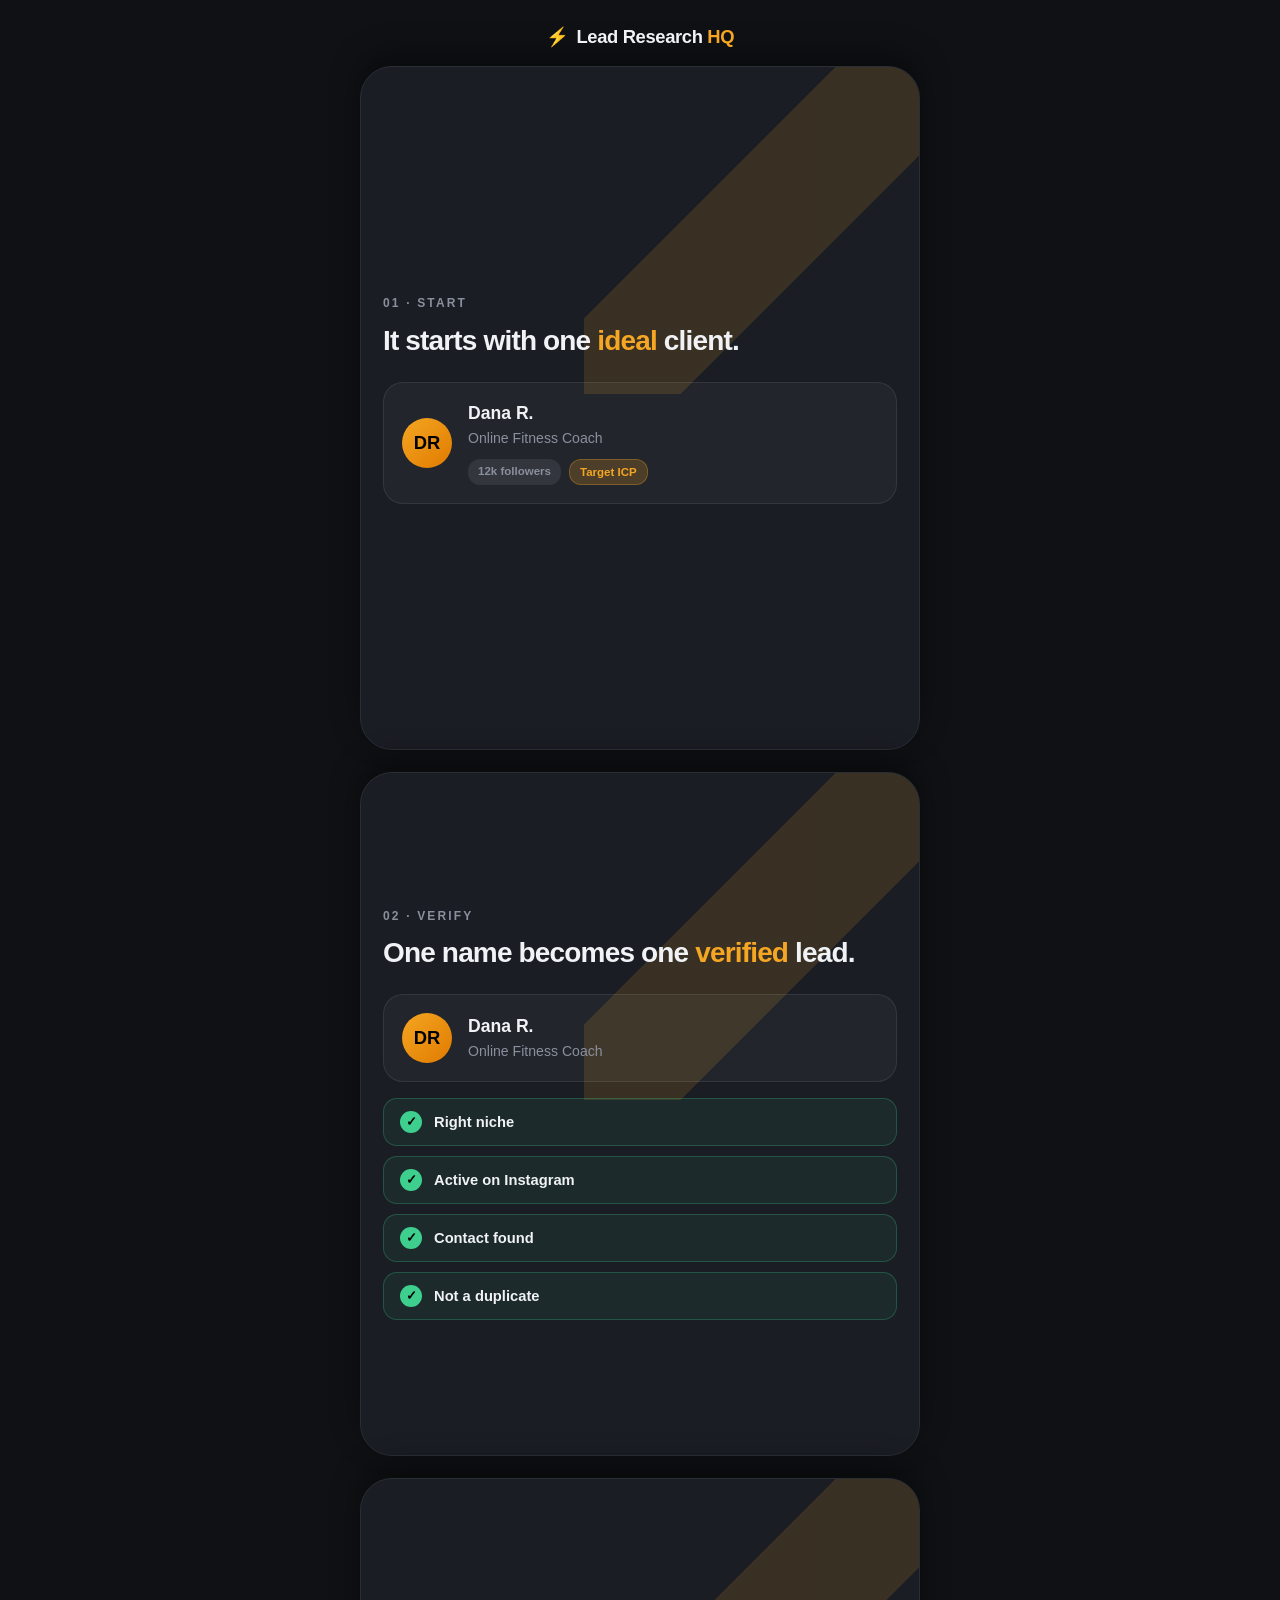
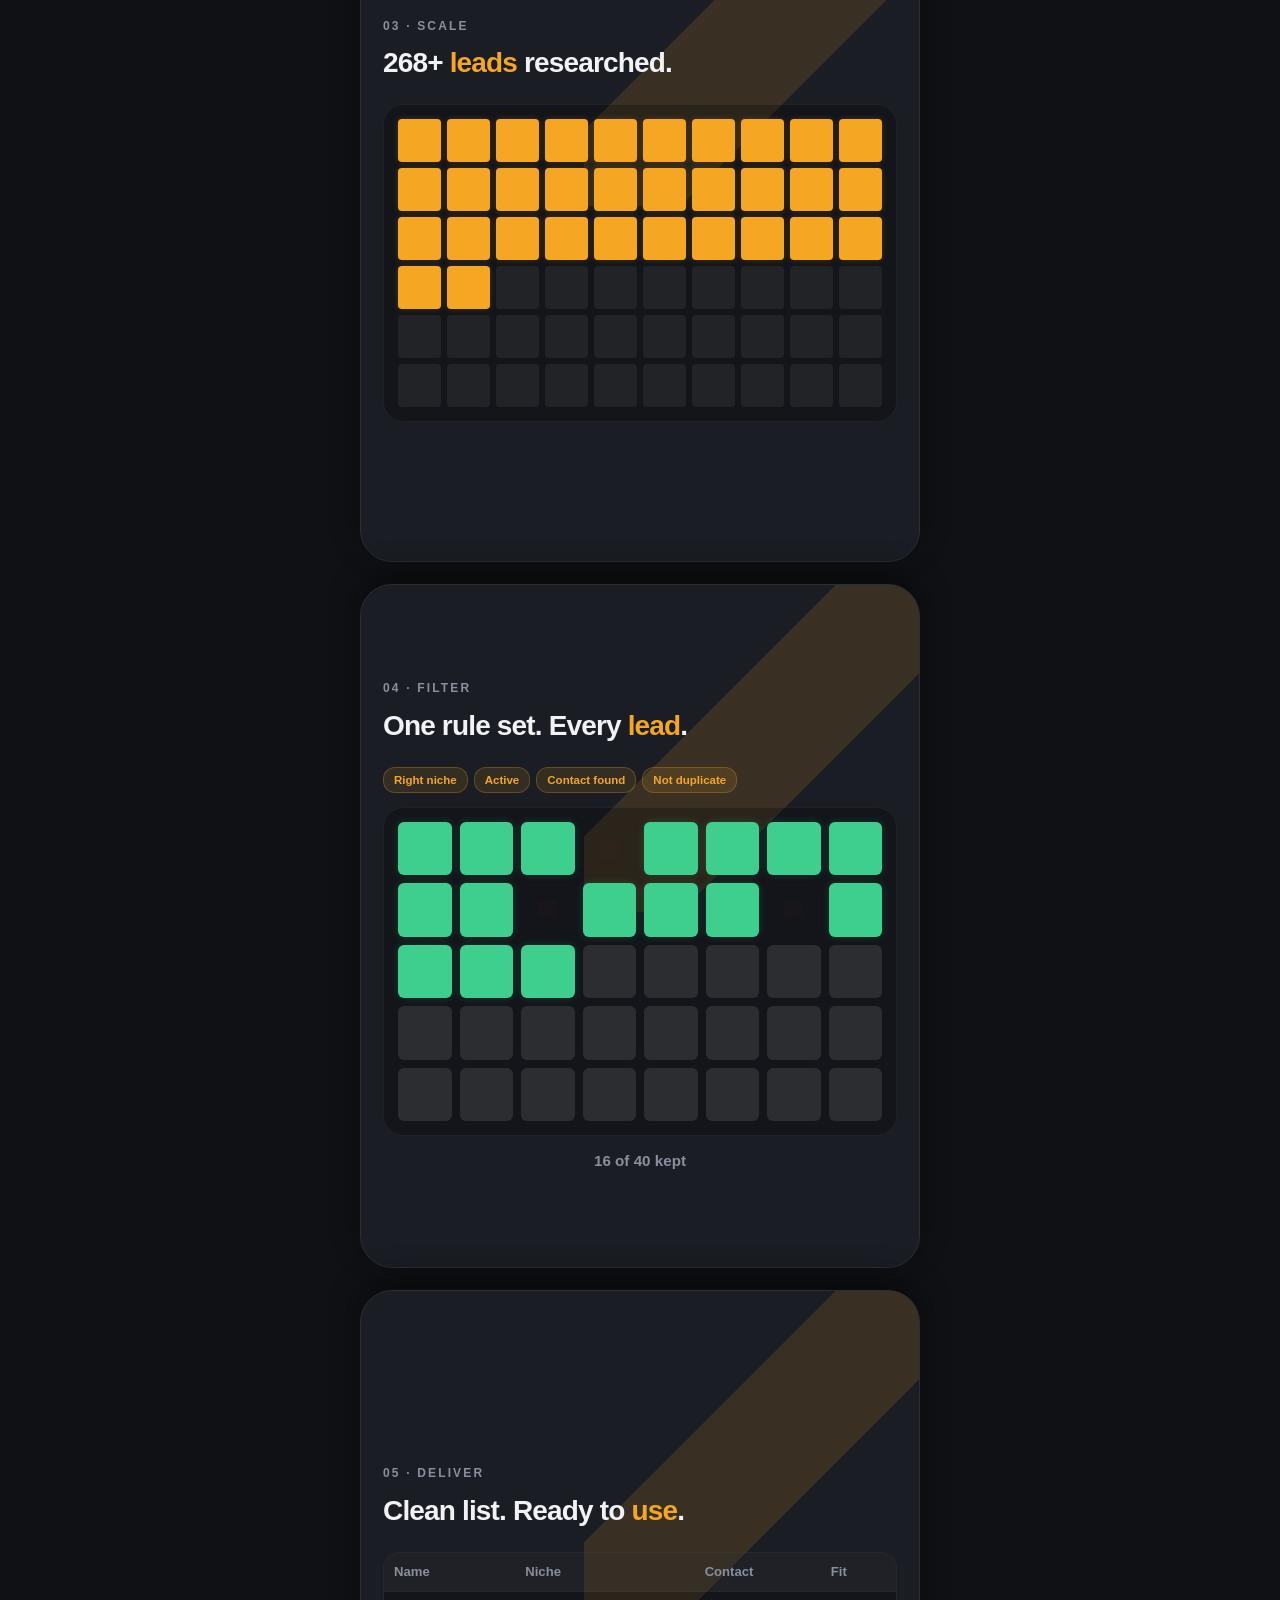
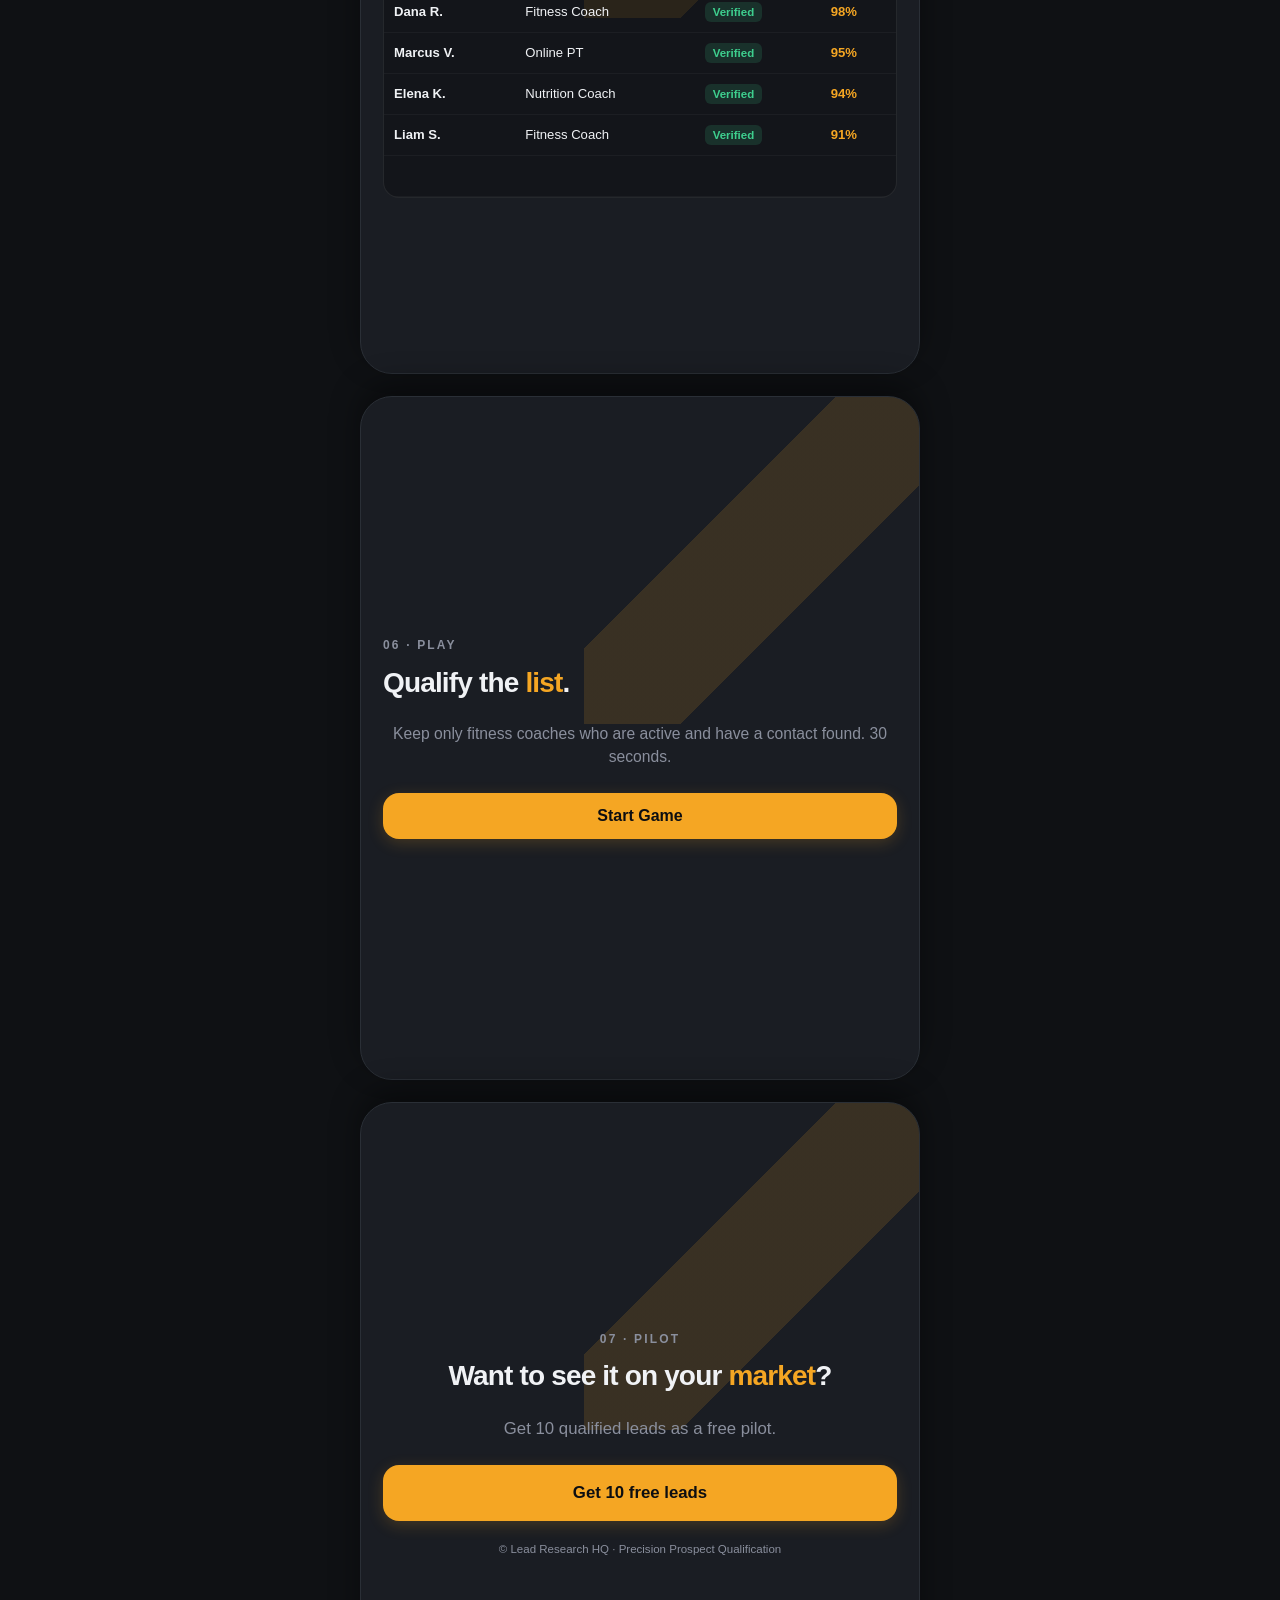
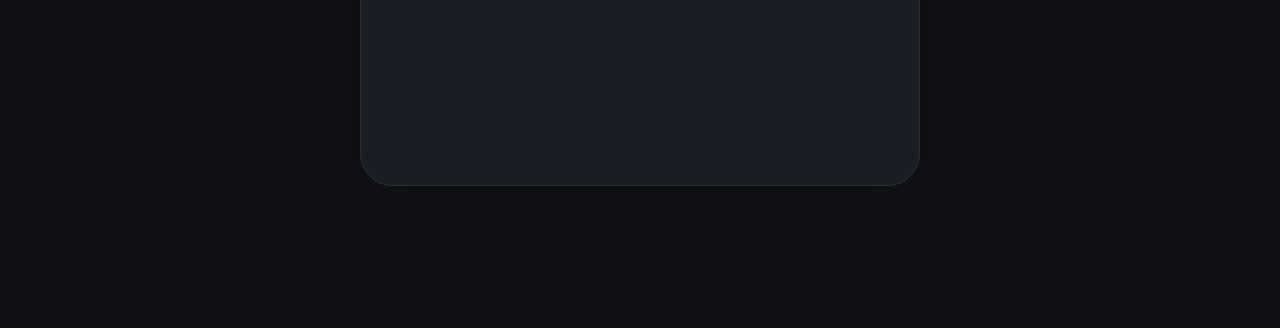
<file: index.html>
<!DOCTYPE html>
<html lang="en">
<head>
  <meta charset="UTF-8">
  <meta name="viewport" content="width=device-width, initial-scale=1.0, viewport-fit=cover">
  <title>Lead Research HQ — Precision Lead Research & Qualification</title>
  <link rel="stylesheet" href="styles.css">
</head>
<body>
  <header class="top-nav">
    <div class="logo">
      <span class="logo-icon">⚡</span>
      <span class="logo-text">Lead Research <span>HQ</span></span>
    </div>
  </header>

  <main class="stack-container">
    <!-- Step 1: Start -->
    <section class="card" id="step-1">
      <div class="card-label">01 · START</div>
      <h2 class="card-title">It starts with one <span class="amber">ideal</span> client.</h2>

      <div class="profile-card">
        <div class="profile-avatar">DR</div>
        <div class="profile-info">
          <div class="profile-name">Dana R.</div>
          <div class="profile-role">Online Fitness Coach</div>
          <div class="profile-meta">
            <span class="badge">12k followers</span>
            <span class="badge badge-accent">Target ICP</span>
          </div>
        </div>
      </div>
    </section>

    <!-- Step 2: Verify -->
    <section class="card" id="step-2">
      <div class="card-label">02 · VERIFY</div>
      <h2 class="card-title">One name becomes one <span class="amber">verified</span> lead.</h2>

      <div class="profile-card profile-card-mini">
        <div class="profile-avatar">DR</div>
        <div class="profile-info">
          <div class="profile-name">Dana R.</div>
          <div class="profile-role">Online Fitness Coach</div>
        </div>
      </div>

      <ul class="verify-checklist">
        <li class="check-item" data-check="0">
          <span class="check-icon">✓</span>
          <span class="check-text">Right niche</span>
        </li>
        <li class="check-item" data-check="1">
          <span class="check-icon">✓</span>
          <span class="check-text">Active on Instagram</span>
        </li>
        <li class="check-item" data-check="2">
          <span class="check-icon">✓</span>
          <span class="check-text">Contact found</span>
        </li>
        <li class="check-item" data-check="3">
          <span class="check-icon">✓</span>
          <span class="check-text">Not a duplicate</span>
        </li>
      </ul>
    </section>

    <!-- Step 3: Scale -->
    <section class="card" id="step-3">
      <div class="card-label">03 · SCALE</div>
      <h2 class="card-title"><span id="scale-count">0</span>+ <span class="amber">leads</span> researched.</h2>

      <div class="scale-wrapper">
        <div class="scale-grid" id="scale-grid">
          <!-- 60 squares generated by JS -->
        </div>
      </div>
    </section>

    <!-- Step 4: Filter -->
    <section class="card" id="step-4">
      <div class="card-label">04 · FILTER</div>
      <h2 class="card-title">One rule set. Every <span class="amber">lead</span>.</h2>

      <div class="filter-wrapper">
        <div class="filter-chips">
          <span class="chip">Right niche</span>
          <span class="chip">Active</span>
          <span class="chip">Contact found</span>
          <span class="chip">Not duplicate</span>
        </div>

        <div class="filter-grid" id="filter-grid">
          <!-- 40 squares generated by JS -->
        </div>

        <div class="filter-counter" id="filter-counter">0 of 40 kept</div>
      </div>
    </section>

    <!-- Step 5: Deliver -->
    <section class="card" id="step-5">
      <div class="card-label">05 · DELIVER</div>
      <h2 class="card-title">Clean list. Ready to <span class="amber">use</span>.</h2>

      <div class="sheet-container">
        <table class="sheet-table">
          <thead>
            <tr>
              <th>Name</th>
              <th>Niche</th>
              <th>Contact</th>
              <th>Fit</th>
            </tr>
          </thead>
          <tbody id="sheet-tbody">
            <tr class="sheet-row">
              <td class="font-bold">Dana R.</td>
              <td>Fitness Coach</td>
              <td><span class="tag-green">Verified</span></td>
              <td class="fit-val">98%</td>
            </tr>
            <tr class="sheet-row">
              <td class="font-bold">Marcus V.</td>
              <td>Online PT</td>
              <td><span class="tag-green">Verified</span></td>
              <td class="fit-val">95%</td>
            </tr>
            <tr class="sheet-row">
              <td class="font-bold">Elena K.</td>
              <td>Nutrition Coach</td>
              <td><span class="tag-green">Verified</span></td>
              <td class="fit-val">94%</td>
            </tr>
            <tr class="sheet-row">
              <td class="font-bold">Liam S.</td>
              <td>Fitness Coach</td>
              <td><span class="tag-green">Verified</span></td>
              <td class="fit-val">91%</td>
            </tr>
            <tr class="sheet-row">
              <td class="font-bold">Sofia B.</td>
              <td>Online PT</td>
              <td><span class="tag-green">Verified</span></td>
              <td class="fit-val">89%</td>
            </tr>
          </tbody>
        </table>
      </div>
    </section>

    <!-- Step 6: Mini Game -->
    <section class="card" id="step-6">
      <div class="card-label">06 · PLAY</div>
      <h2 class="card-title">Qualify the <span class="amber">list</span>.</h2>

      <div class="game-container" id="game-container">
        <!-- Game Start View -->
        <div class="game-screen" id="game-start-screen">
          <p class="game-desc">Keep only fitness coaches who are active and have a contact found. 30 seconds.</p>
          <button type="button" class="btn btn-amber" id="start-game-btn">Start Game</button>
        </div>

        <!-- Active Game View -->
        <div class="game-screen hidden" id="game-play-screen">
          <div class="game-header">
            <div class="game-stat">Score: <span id="game-score">0</span></div>
            <div class="game-stat">Time: <span id="game-timer">30</span>s</div>
          </div>

          <div class="game-card" id="lead-card">
            <div class="game-lead-name" id="lead-name">---</div>
            <div class="game-lead-row">
              <span class="game-label">Niche:</span>
              <span class="game-val" id="lead-niche">---</span>
            </div>
            <div class="game-lead-row">
              <span class="game-label">Contact:</span>
              <span class="game-val" id="lead-contact">---</span>
            </div>
            <div class="game-lead-row">
              <span class="game-label">Last post:</span>
              <span class="game-val" id="lead-post">---</span>
            </div>
          </div>

          <div class="game-controls">
            <button type="button" class="btn btn-skip" id="btn-skip">Skip</button>
            <button type="button" class="btn btn-keep" id="btn-keep">Keep</button>
          </div>
        </div>

        <!-- Game Over View -->
        <div class="game-screen hidden" id="game-over-screen">
          <h3 style="text-align: center; font-size: 1.3rem;">Time's up!</h3>
          <p class="game-final-score">Final Score: <span id="final-score">0</span></p>
          <p class="game-feedback" id="game-feedback-text"></p>
          <button type="button" class="btn btn-amber" id="restart-game-btn">Play again</button>
        </div>
      </div>
    </section>

    <!-- Step 7: CTA -->
    <section class="card" id="step-7">
      <div class="card-content-cta">
        <div class="card-label">07 · PILOT</div>
        <h2 class="card-title">Want to see it on your <span class="amber">market</span>?</h2>
        <p class="cta-subtitle">Get 10 qualified leads as a free pilot.</p>

        <div class="cta-actions">
          <a href="mailto:leadresearchhq@gmail.com?subject=Free%20pilot%20-%2010%20qualified%20leads" class="btn btn-amber btn-large">Get 10 free leads</a>
        </div>
        <footer class="footer-note">
          © Lead Research HQ · Precision Prospect Qualification
        </footer>
      </div>
    </section>
  </main>

  <script src="script.js"></script>
</body>
</html>
</file>
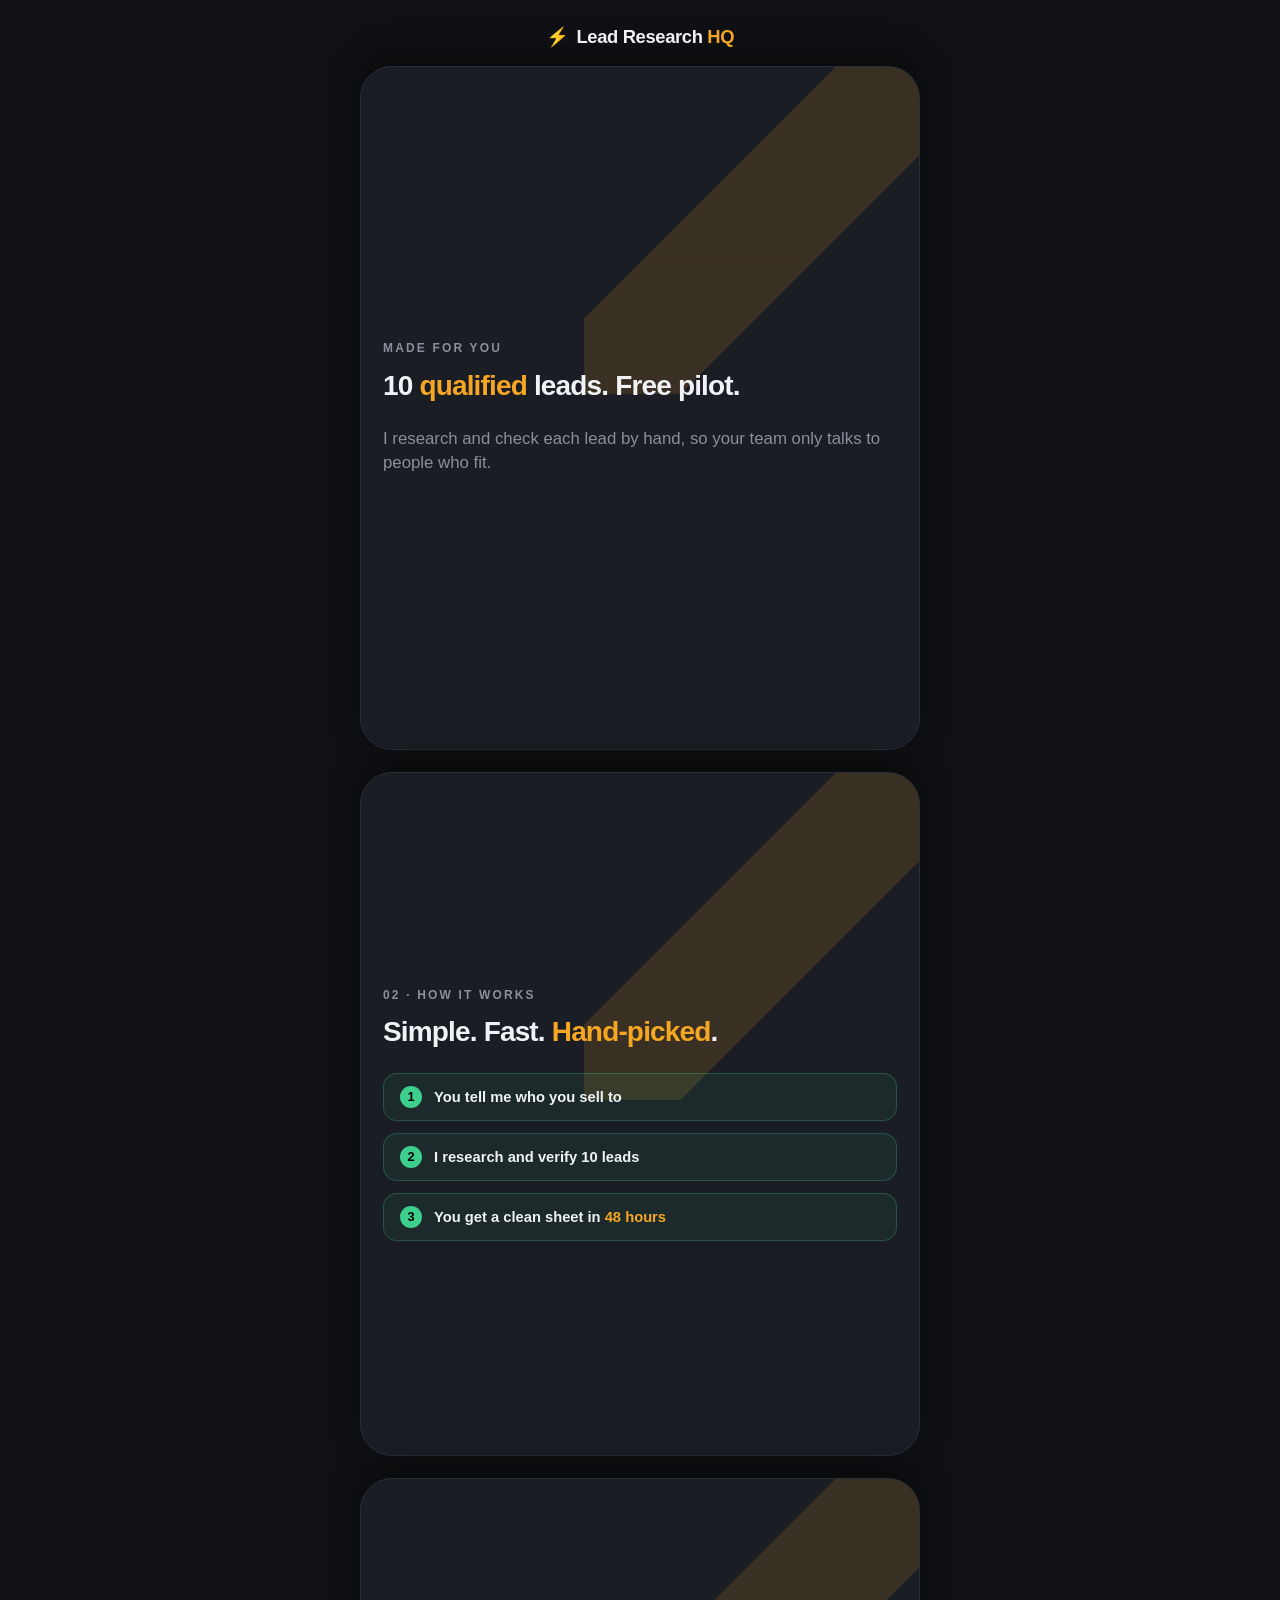
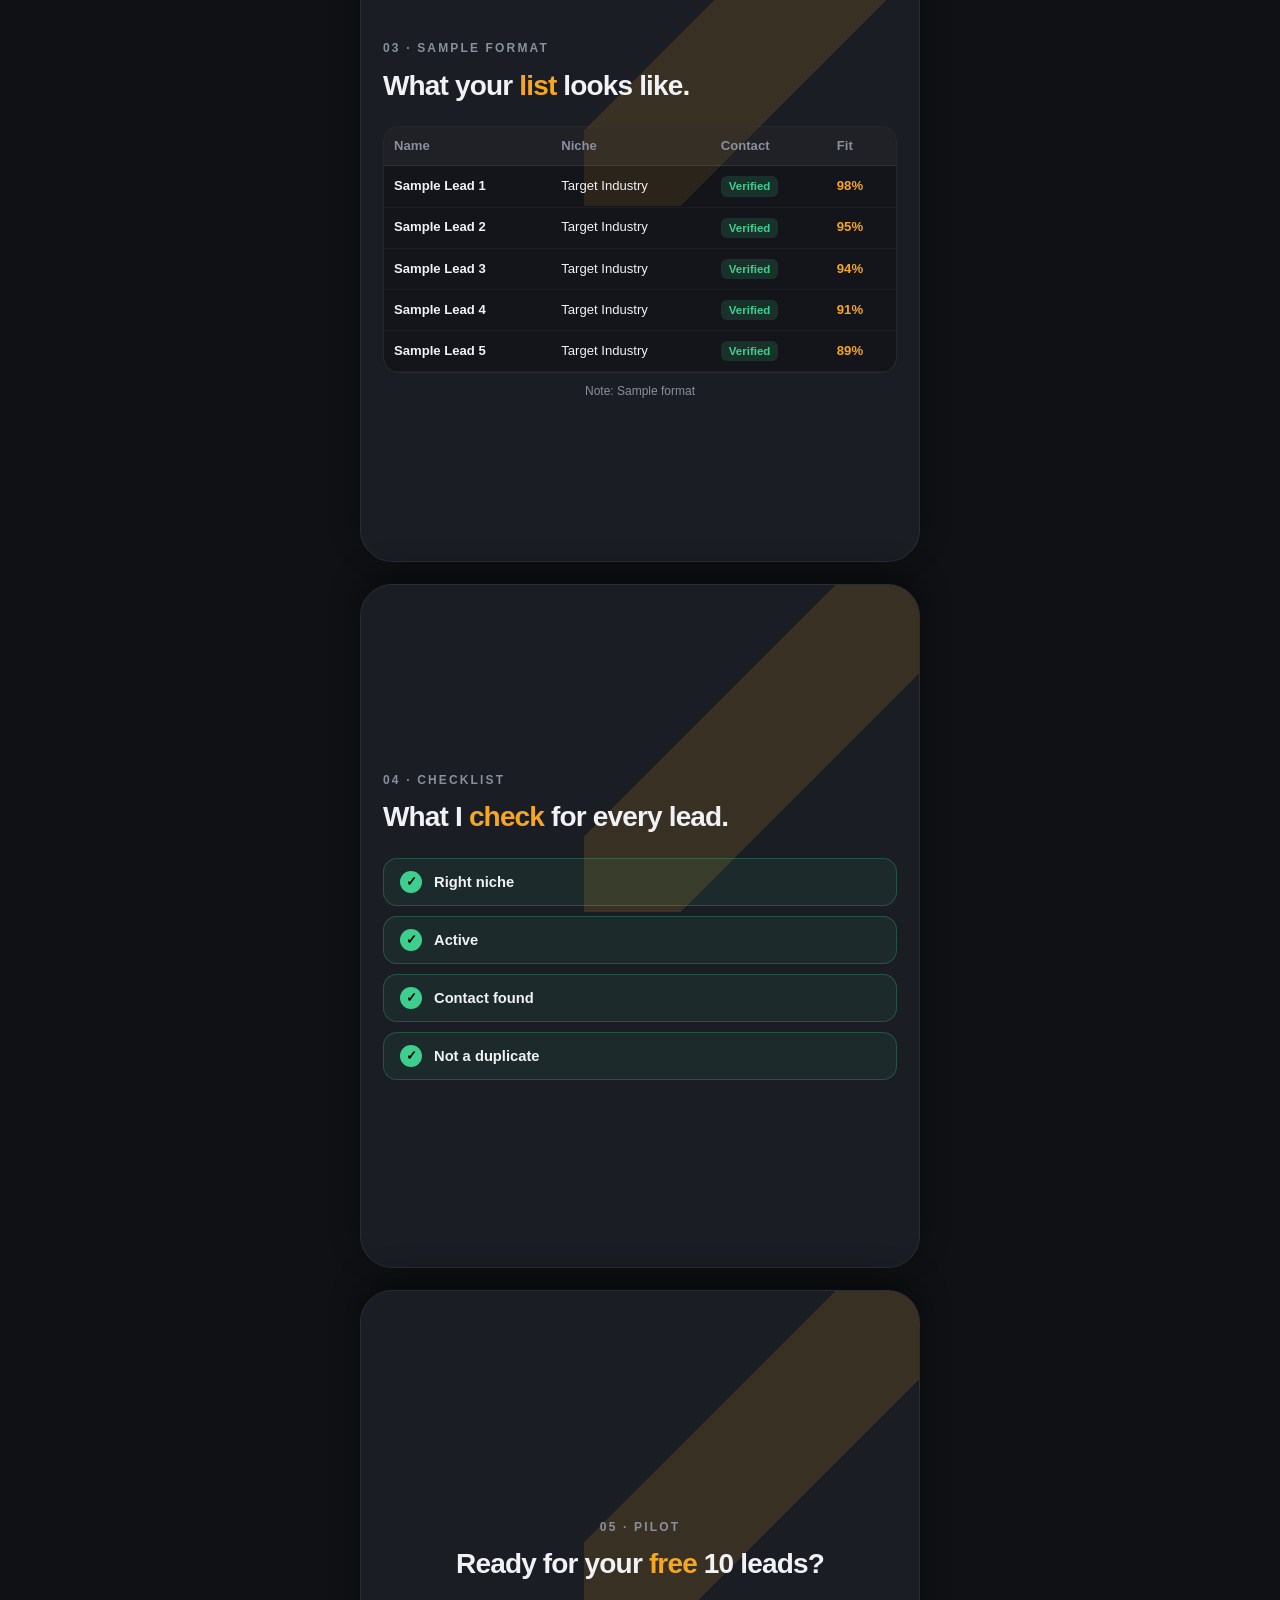
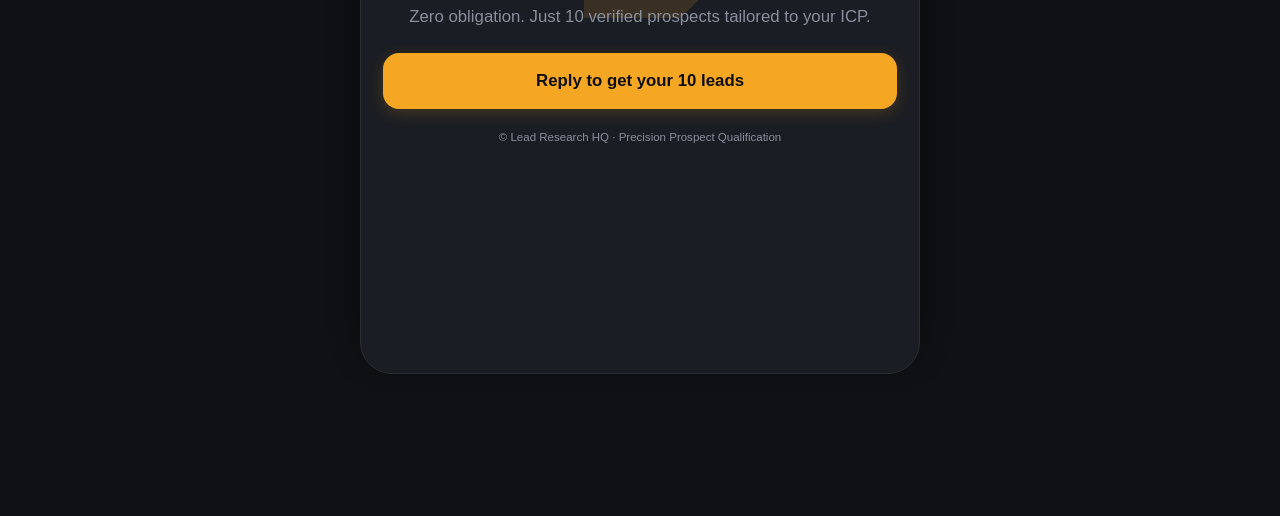
<file: outreach.html>
<!DOCTYPE html>
<html lang="en">
<head>
  <meta charset="UTF-8">
  <meta name="viewport" content="width=device-width, initial-scale=1.0, viewport-fit=cover">
  <meta name="robots" content="noindex">
  <title>Lead Research HQ — Personalized Free Pilot</title>
  <link rel="stylesheet" href="styles.css">
</head>
<body>
  <header class="top-nav">
    <div class="logo">
      <span class="logo-icon">⚡</span>
      <span class="logo-text">Lead Research <span>HQ</span></span>
    </div>
  </header>

  <main class="stack-container">
    <!-- Card 1: Made For Company -->
    <section class="card" id="outreach-step-1">
      <div class="card-label" id="company-label">MADE FOR YOU</div>
      <h2 class="card-title">10 <span class="amber">qualified</span> leads. Free pilot.</h2>
      <p class="cta-subtitle" style="text-align: left; margin-bottom: 0;">
        I research and check each lead by hand, so your team only talks to people who fit.
      </p>
    </section>

    <!-- Card 2: How It Works -->
    <section class="card" id="outreach-step-2">
      <div class="card-label">02 · HOW IT WORKS</div>
      <h2 class="card-title">Simple. Fast. <span class="amber">Hand-picked</span>.</h2>

      <div class="verify-box">
        <ul class="verify-checklist" style="gap: 12px;">
          <li class="check-item active">
            <span class="check-icon">1</span>
            <span class="check-text">You tell me who you sell to</span>
          </li>
          <li class="check-item active">
            <span class="check-icon">2</span>
            <span class="check-text">I research and verify 10 leads</span>
          </li>
          <li class="check-item active">
            <span class="check-icon">3</span>
            <span class="check-text">You get a clean sheet in <span id="delivery-time-val" class="amber" style="font-weight:700;">48 hours</span></span>
          </li>
        </ul>
      </div>
    </section>

    <!-- Card 3: Sample Sheet -->
    <section class="card" id="outreach-step-3">
      <div class="card-label">03 · SAMPLE FORMAT</div>
      <h2 class="card-title">What your <span class="amber">list</span> looks like.</h2>

      <div class="sheet-container">
        <table class="sheet-table">
          <thead>
            <tr>
              <th>Name</th>
              <th>Niche</th>
              <th>Contact</th>
              <th>Fit</th>
            </tr>
          </thead>
          <tbody>
            <tr class="sheet-row visible">
              <td class="font-bold">Sample Lead 1</td>
              <td>Target Industry</td>
              <td><span class="tag-green">Verified</span></td>
              <td class="fit-val">98%</td>
            </tr>
            <tr class="sheet-row visible">
              <td class="font-bold">Sample Lead 2</td>
              <td>Target Industry</td>
              <td><span class="tag-green">Verified</span></td>
              <td class="fit-val">95%</td>
            </tr>
            <tr class="sheet-row visible">
              <td class="font-bold">Sample Lead 3</td>
              <td>Target Industry</td>
              <td><span class="tag-green">Verified</span></td>
              <td class="fit-val">94%</td>
            </tr>
            <tr class="sheet-row visible">
              <td class="font-bold">Sample Lead 4</td>
              <td>Target Industry</td>
              <td><span class="tag-green">Verified</span></td>
              <td class="fit-val">91%</td>
            </tr>
            <tr class="sheet-row visible">
              <td class="font-bold">Sample Lead 5</td>
              <td>Target Industry</td>
              <td><span class="tag-green">Verified</span></td>
              <td class="fit-val">89%</td>
            </tr>
          </tbody>
        </table>
      </div>
      <div style="font-size: 0.75rem; color: var(--text-muted); margin-top: 10px; text-align: center;">
        Note: Sample format
      </div>
    </section>

    <!-- Card 4: What I Check -->
    <section class="card" id="outreach-step-4">
      <div class="card-label">04 · CHECKLIST</div>
      <h2 class="card-title">What I <span class="amber">check</span> for every lead.</h2>

      <ul class="verify-checklist">
        <li class="check-item active">
          <span class="check-icon">✓</span>
          <span class="check-text">Right niche</span>
        </li>
        <li class="check-item active">
          <span class="check-icon">✓</span>
          <span class="check-text">Active</span>
        </li>
        <li class="check-item active">
          <span class="check-icon">✓</span>
          <span class="check-text">Contact found</span>
        </li>
        <li class="check-item active">
          <span class="check-icon">✓</span>
          <span class="check-text">Not a duplicate</span>
        </li>
      </ul>
    </section>

    <!-- Card 5: CTA -->
    <section class="card" id="outreach-step-5">
      <div class="card-content-cta">
        <div class="card-label">05 · PILOT</div>
        <h2 class="card-title">Ready for your <span class="amber">free</span> 10 leads?</h2>
        <p class="cta-subtitle">Zero obligation. Just 10 verified prospects tailored to your ICP.</p>

        <div class="cta-actions">
          <a href="mailto:leadresearchhq@gmail.com?subject=Pilot%20request" id="reply-btn" class="btn btn-amber btn-large">Reply to get your 10 leads</a>
        </div>
        <footer class="footer-note">
          © Lead Research HQ · Precision Prospect Qualification
        </footer>
      </div>
    </section>
  </main>

  <script src="script.js"></script>
</body>
</html>
</file>
<file: styles.css>
/* Lead Research HQ - Mobile-first Sticky Stack Cards CSS */

:root {
  --bg-color: #0f1114;
  --card-bg: #1a1d23;
  --card-border: #2a2f36;
  --text-main: #f0f2f5;
  --text-muted: #8a8f9d;
  --amber: #f5a623;
  --amber-glow: rgba(245, 166, 35, 0.2);
  --green: #3ecf8e;
  --green-glow: rgba(62, 207, 142, 0.2);
  --red: #e5484d;
  --red-glow: rgba(229, 72, 77, 0.2);
  --font-system: -apple-system, BlinkMacSystemFont, "SF Pro Display", "SF Pro Text", "Segoe UI", Roboto, Helvetica, Arial, sans-serif;
}

* {
  box-sizing: border-box;
  margin: 0;
  padding: 0;
  -webkit-tap-highlight-color: transparent;
}

html, body {
  background-color: var(--bg-color);
  color: var(--text-main);
  font-family: var(--font-system);
  line-height: 1.4;
  width: 100%;
  min-height: 100vh;
  padding: 0;
  margin: 0;
  scroll-behavior: smooth;
  /* Crucial: NO overflow: hidden, overflow: auto or transform on body or main parent */
}

body {
  padding-top: calc(env(safe-area-inset-top, 0px) + 12px);
  padding-bottom: calc(120px + env(safe-area-inset-bottom, 0px));
}

/* Header */
.top-nav {
  position: relative;
  top: 0;
  left: 0;
  right: 0;
  padding: 12px 20px 16px 20px;
  display: flex;
  align-items: center;
  justify-content: center;
  z-index: 100;
}

.logo {
  display: flex;
  align-items: center;
  gap: 8px;
  font-weight: 700;
  font-size: 1.15rem;
  letter-spacing: -0.02em;
}

.logo-text span {
  color: var(--amber);
}

/* Main parent container - NO overflow or transform allowed */
main.stack-container {
  width: 100%;
}

/* Stack Card Rules */
section.card {
  position: sticky;
  top: calc(env(safe-area-inset-top, 0px) + 14px + var(--o, 0) * 10px);
  min-height: 76vh;
  width: calc(100% - 24px);
  max-width: 560px;
  margin: 0 auto 22px;
  padding: 32px 22px;
  border-radius: 32px;
  background: #1a1d23;
  border: 1px solid #2a2f36;
  box-shadow: 0 -12px 30px rgba(0,0,0,.4);
  display: flex; flex-direction: column; justify-content: center;
  overflow: hidden; /* allowed on the card itself only */
}

section.card::before {
  content: "";
  position: absolute;
  top: 0;
  right: 0;
  width: 60%;
  height: 48%;
  pointer-events: none;
  background: linear-gradient(135deg, transparent 38%, rgba(245,166,35,.14) 38%, rgba(245,166,35,.14) 64%, transparent 64%);
}

section.card > * {
  position: relative;
}

section.card:nth-of-type(2){--o:1}
section.card:nth-of-type(3){--o:2}
section.card:nth-of-type(4){--o:3}
section.card:nth-of-type(5){--o:4}
section.card:nth-of-type(6){--o:5}
section.card:nth-of-type(7){--o:6}

/* Entrance fade-up animation for cards */
section.card {
  opacity: 0.5;
  transform: translateY(24px);
  transition: opacity 0.5s ease, transform 0.5s ease, border-color 0.3s ease;
}

section.card.in-view {
  opacity: 1;
  transform: translateY(0);
}

/* Card Header elements */
.card-label {
  font-size: 0.75rem;
  font-weight: 600;
  letter-spacing: 0.18em;
  color: var(--text-muted);
  text-transform: uppercase;
  margin-bottom: 12px;
}

.card-title {
  font-size: 1.75rem;
  font-weight: 800;
  line-height: 1.2;
  letter-spacing: -0.03em;
  color: var(--text-main);
  margin-bottom: 24px;
}

.card-title .amber,
.amber {
  color: var(--amber);
}

/* Profile Card (Step 1 & Step 2) */
.profile-card {
  background: rgba(255, 255, 255, 0.04);
  border: 1px solid rgba(255, 255, 255, 0.08);
  border-radius: 20px;
  padding: 18px;
  display: flex;
  align-items: center;
  gap: 16px;
  margin-bottom: 16px;
}

.profile-avatar {
  width: 50px;
  height: 50px;
  border-radius: 50%;
  background: linear-gradient(135deg, var(--amber), #e07b00);
  color: #000;
  font-weight: 800;
  font-size: 1.15rem;
  display: flex;
  align-items: center;
  justify-content: center;
  flex-shrink: 0;
}

.profile-info {
  display: flex;
  flex-direction: column;
  gap: 4px;
}

.profile-name {
  font-size: 1.1rem;
  font-weight: 700;
  color: var(--text-main);
}

.profile-role {
  font-size: 0.88rem;
  color: var(--text-muted);
}

.profile-meta {
  display: flex;
  gap: 8px;
  margin-top: 6px;
  flex-wrap: wrap;
}

.badge {
  font-size: 0.72rem;
  padding: 4px 10px;
  border-radius: 12px;
  background: rgba(255, 255, 255, 0.08);
  color: var(--text-muted);
  font-weight: 600;
}

.badge-accent {
  background: var(--amber-glow);
  color: var(--amber);
  border: 1px solid rgba(245, 166, 35, 0.3);
}

/* Verification Checklist (Step 2) */
.verify-checklist {
  list-style: none;
  display: flex;
  flex-direction: column;
  gap: 10px;
}

.check-item {
  display: flex;
  align-items: center;
  gap: 12px;
  padding: 12px 16px;
  background: rgba(255, 255, 255, 0.03);
  border: 1px solid rgba(255, 255, 255, 0.05);
  border-radius: 14px;
  font-size: 0.92rem;
  font-weight: 600;
  opacity: 0.25;
  transform: translateX(-8px);
  transition: all 0.35s cubic-bezier(0.175, 0.885, 0.32, 1.275);
}

.check-item.active {
  opacity: 1;
  transform: translateX(0);
  background: rgba(62, 207, 142, 0.08);
  border-color: rgba(62, 207, 142, 0.25);
}

.check-icon {
  width: 22px;
  height: 22px;
  border-radius: 50%;
  background: rgba(255, 255, 255, 0.1);
  color: transparent;
  display: flex;
  align-items: center;
  justify-content: center;
  font-size: 0.8rem;
  font-weight: 800;
  transition: all 0.3s ease;
  flex-shrink: 0;
}

.check-item.active .check-icon {
  background: var(--green);
  color: #000;
}

/* Scale Grid (Step 3: 60 squares, 10 columns) */
.scale-wrapper {
  display: flex;
  flex-direction: column;
  gap: 16px;
}

.scale-grid {
  display: grid;
  grid-template-columns: repeat(10, 1fr);
  gap: 6px;
  width: 100%;
  padding: 14px;
  background: rgba(0, 0, 0, 0.25);
  border-radius: 20px;
  border: 1px solid rgba(255, 255, 255, 0.05);
}

.scale-square {
  aspect-ratio: 1;
  background: rgba(255, 255, 255, 0.06);
  border-radius: 4px;
  transition: background-color 0.15s ease, box-shadow 0.15s ease;
}

.scale-square.filled {
  background: var(--amber);
  box-shadow: 0 0 6px var(--amber-glow);
}

/* Filter Grid (Step 4: 40 squares, 8 columns) */
.filter-wrapper {
  display: flex;
  flex-direction: column;
  gap: 14px;
}

.filter-chips {
  display: flex;
  flex-wrap: wrap;
  gap: 6px;
}

.chip {
  font-size: 0.72rem;
  font-weight: 600;
  padding: 4px 10px;
  border-radius: 12px;
  background: rgba(245, 166, 35, 0.12);
  color: var(--amber);
  border: 1px solid rgba(245, 166, 35, 0.25);
}

.filter-grid {
  display: grid;
  grid-template-columns: repeat(8, 1fr);
  gap: 8px;
  padding: 14px;
  background: rgba(0, 0, 0, 0.25);
  border-radius: 20px;
  border: 1px solid rgba(255, 255, 255, 0.05);
}

.filter-square {
  aspect-ratio: 1;
  background: rgba(255, 255, 255, 0.1);
  border-radius: 6px;
  transition: all 0.35s ease;
}

.filter-square.kept {
  background: var(--green);
  box-shadow: 0 0 8px var(--green-glow);
  transform: scale(1);
  opacity: 1;
}

.filter-square.removed {
  background: rgba(229, 72, 77, 0.2);
  transform: scale(0.35);
  opacity: 0.15;
}

.filter-counter {
  text-align: center;
  font-size: 0.95rem;
  font-weight: 700;
  color: var(--text-muted);
}

/* Spreadsheet Table (Step 5 & Outreach Step 3) */
.sheet-container {
  overflow-x: auto;
  border-radius: 16px;
  border: 1px solid rgba(255, 255, 255, 0.08);
  background: rgba(0, 0, 0, 0.25);
}

.sheet-table {
  width: 100%;
  border-collapse: collapse;
  text-align: left;
  font-size: 0.82rem;
}

.sheet-table th {
  background: rgba(255, 255, 255, 0.05);
  color: var(--text-muted);
  font-weight: 600;
  padding: 10px 10px;
  border-bottom: 1px solid rgba(255, 255, 255, 0.08);
}

.sheet-table td {
  padding: 10px 10px;
  border-bottom: 1px solid rgba(255, 255, 255, 0.04);
}

.sheet-row {
  opacity: 0;
  transform: translateY(10px);
  transition: all 0.35s ease;
}

.sheet-row.visible {
  opacity: 1;
  transform: translateY(0);
}

.font-bold {
  font-weight: 700;
}

.tag-green {
  background: rgba(62, 207, 142, 0.15);
  color: var(--green);
  padding: 2px 8px;
  border-radius: 6px;
  font-size: 0.72rem;
  font-weight: 600;
  display: inline-block;
}

.fit-val {
  color: var(--amber);
  font-weight: 700;
}

/* Mini Game (Step 6) */
.game-container {
  display: flex;
  flex-direction: column;
  justify-content: center;
}

.game-screen {
  display: flex;
  flex-direction: column;
  gap: 16px;
}

.game-screen.hidden {
  display: none !important;
}

.game-desc {
  font-size: 0.98rem;
  color: var(--text-muted);
  line-height: 1.45;
  text-align: center;
  margin-bottom: 8px;
}

.game-header {
  display: flex;
  justify-content: space-between;
  font-size: 1.05rem;
  font-weight: 700;
}

.game-card {
  background: rgba(255, 255, 255, 0.04);
  border: 2px solid rgba(255, 255, 255, 0.1);
  border-radius: 20px;
  padding: 16px;
  display: flex;
  flex-direction: column;
  gap: 10px;
  transition: border-color 0.2s ease, box-shadow 0.2s ease, transform 0.2s ease;
}

.game-card.flash-green {
  border-color: var(--green);
  box-shadow: 0 0 18px var(--green-glow);
  transform: scale(1.02);
}

.game-card.flash-red {
  border-color: var(--red);
  box-shadow: 0 0 18px var(--red-glow);
  transform: scale(0.98);
}

.game-lead-name {
  font-size: 1.15rem;
  font-weight: 800;
  color: var(--amber);
}

.game-lead-row {
  display: flex;
  justify-content: space-between;
  font-size: 0.88rem;
}

.game-label {
  color: var(--text-muted);
}

.game-val {
  font-weight: 600;
}

.game-controls {
  display: flex;
  gap: 12px;
  margin-top: 4px;
}

.game-final-score {
  font-size: 1.75rem;
  font-weight: 800;
  text-align: center;
  color: var(--amber);
}

.game-feedback {
  text-align: center;
  font-size: 0.92rem;
  color: var(--text-muted);
}

/* Buttons */
.btn {
  display: inline-flex;
  align-items: center;
  justify-content: center;
  padding: 14px 22px;
  font-size: 1rem;
  font-weight: 700;
  border-radius: 16px;
  border: none;
  cursor: pointer;
  transition: all 0.2s ease;
  text-decoration: none;
  user-select: none;
  touch-action: manipulation;
  width: 100%;
}

.btn-amber {
  background-color: var(--amber);
  color: #0d0e11;
  box-shadow: 0 4px 16px var(--amber-glow);
}

.btn-amber:active {
  transform: scale(0.97);
  background-color: #e0951d;
}

.btn-large {
  padding: 16px 24px;
  font-size: 1.05rem;
}

.btn-skip {
  background-color: rgba(229, 72, 77, 0.15);
  color: var(--red);
  border: 1px solid rgba(229, 72, 77, 0.3);
  flex: 1;
}

.btn-skip:active {
  background-color: rgba(229, 72, 77, 0.3);
}

.btn-keep {
  background-color: rgba(62, 207, 142, 0.15);
  color: var(--green);
  border: 1px solid rgba(62, 207, 142, 0.3);
  flex: 1;
}

.btn-keep:active {
  background-color: rgba(62, 207, 142, 0.3);
}

/* CTA Card */
.card-content-cta {
  text-align: center;
  display: flex;
  flex-direction: column;
  justify-content: space-between;
  height: 100%;
}

.cta-subtitle {
  font-size: 1.05rem;
  color: var(--text-muted);
  margin-bottom: 24px;
  line-height: 1.45;
}

.cta-actions {
  margin-top: auto;
  margin-bottom: 20px;
  width: 100%;
}

.footer-note {
  font-size: 0.72rem;
  color: var(--text-muted);
  margin-top: auto;
}

/* Prefers Reduced Motion Overrides */
@media (prefers-reduced-motion: reduce) {
  section.card,
  .check-item,
  .sheet-row,
  .filter-square,
  .scale-square,
  .btn,
  .game-card {
    transition: none !important;
    animation: none !important;
    transform: none !important;
    opacity: 1 !important;
  }
}
</file>
